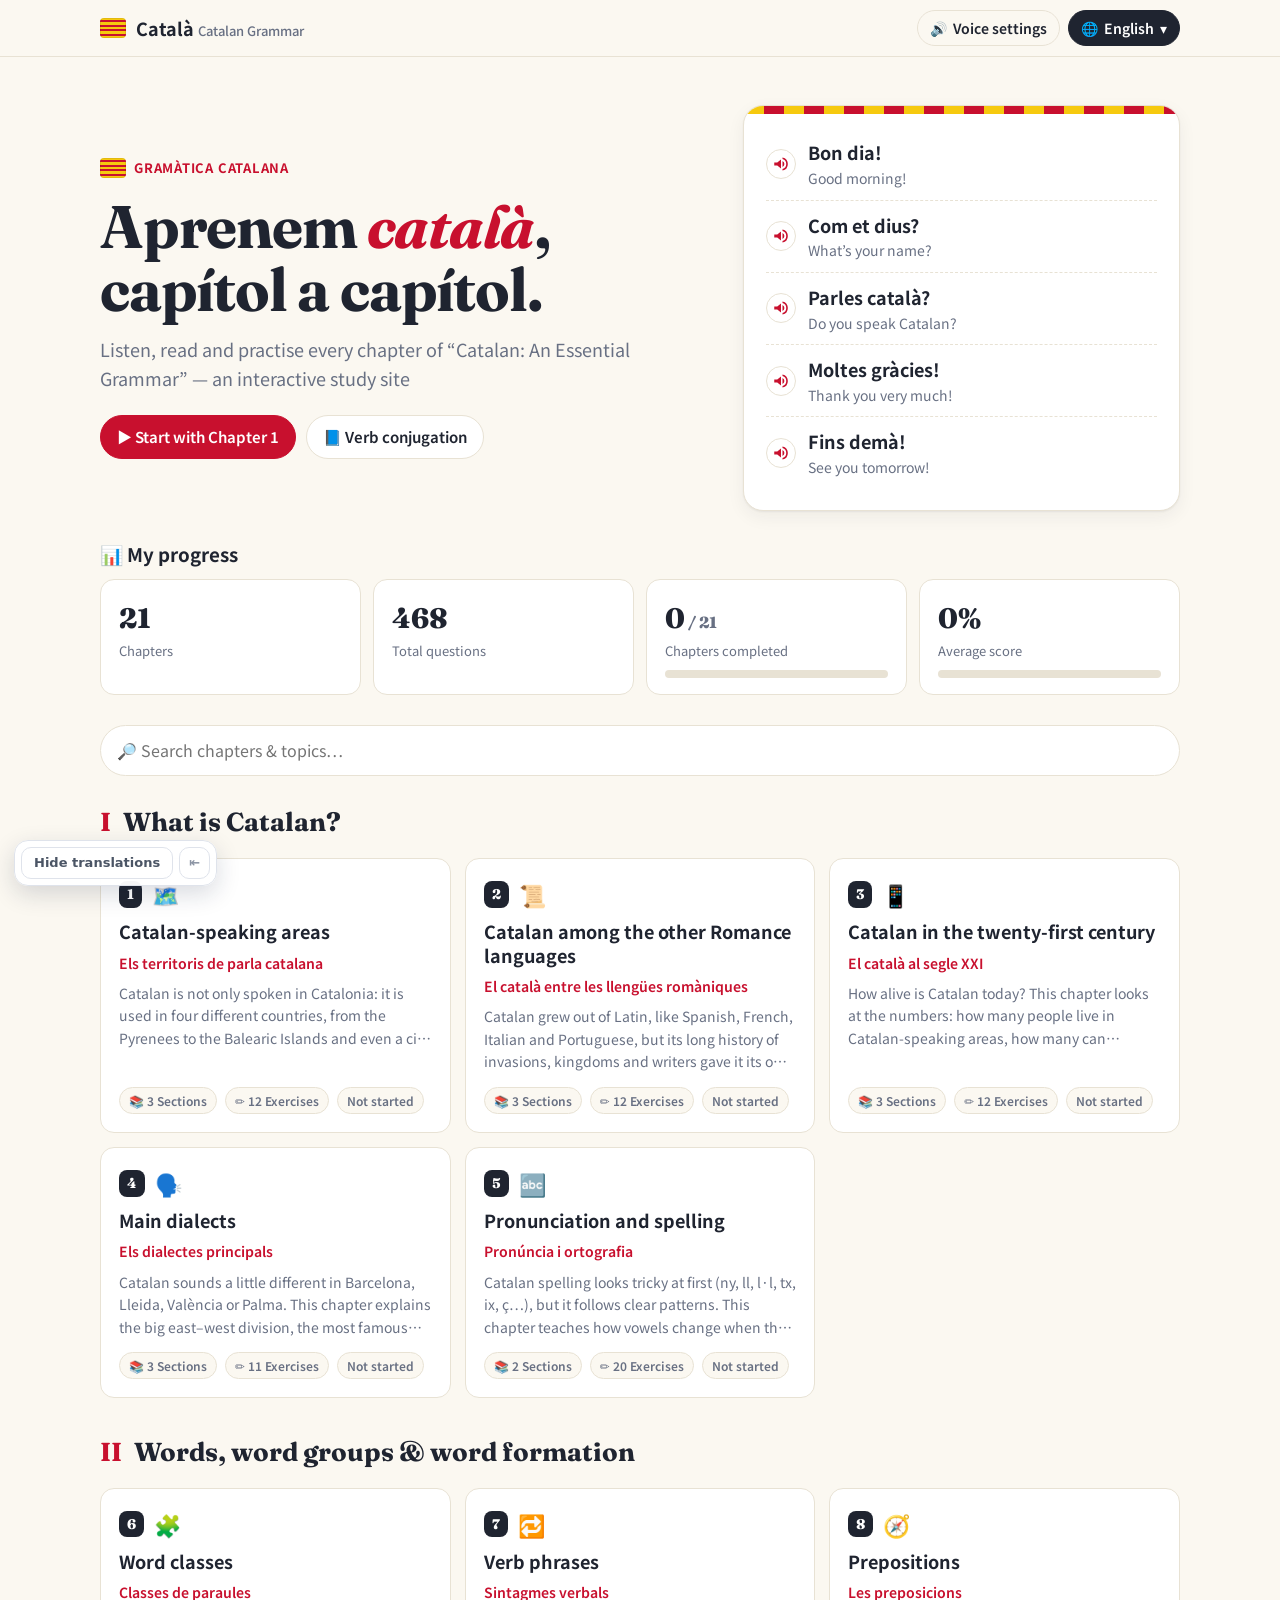
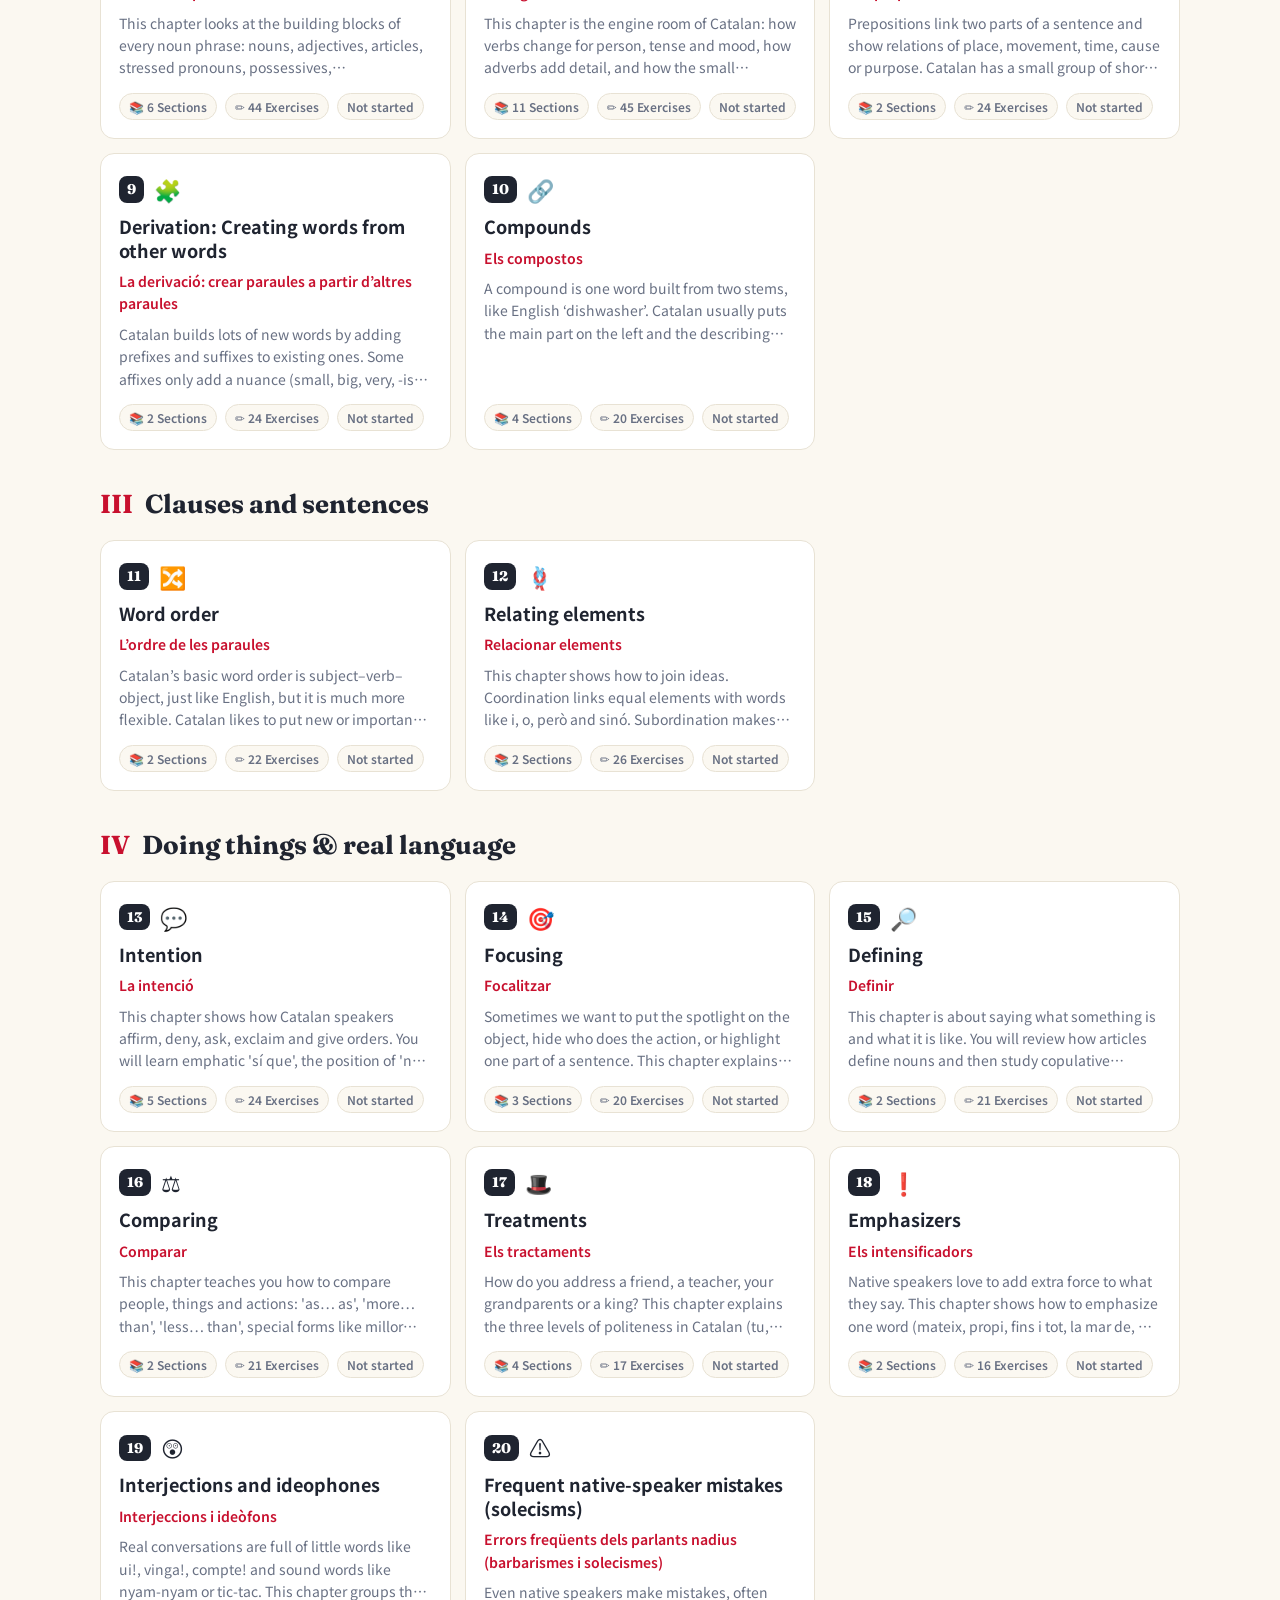
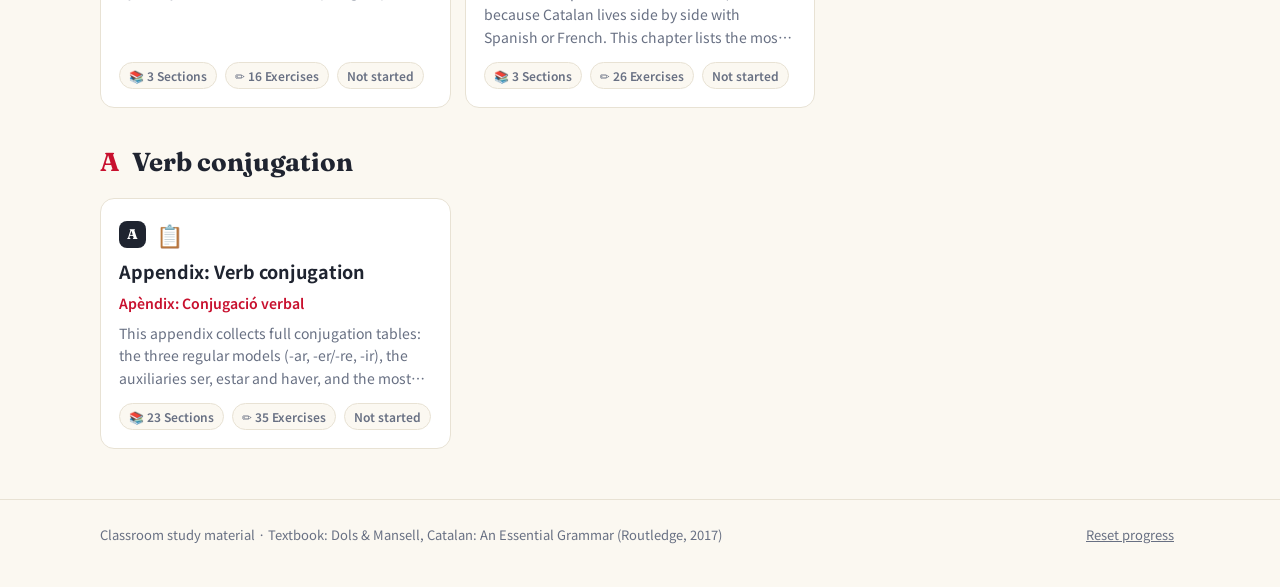
<file: index.html>
<!DOCTYPE html>
<html lang="ko">
<head>
<script src="https://yalli2.github.io/site_main_control/guard.js" data-site="catalan_grammar"></script><!-- smc-guard -->
<meta charset="utf-8">
<meta name="viewport" content="width=device-width, initial-scale=1">
<meta name="referrer" content="no-referrer">
<title>Català · Catalan Grammar — Interactive Study Site</title>
<meta name="description" content="Interactive Catalan grammar study site: all chapters of Catalan: An Essential Grammar with native-like Catalan audio and graded exercises.">
<link rel="icon" href="data:image/svg+xml,<svg xmlns='http://www.w3.org/2000/svg' viewBox='0 0 9 9'><rect width='9' height='9' fill='%23f6c90e'/><g fill='%23c8102e'><rect y='1' width='9' height='1'/><rect y='3' width='9' height='1'/><rect y='5' width='9' height='1'/><rect y='7' width='9' height='1'/></g></svg>">
<link rel="preconnect" href="https://fonts.googleapis.com">
<link href="https://fonts.googleapis.com/css2?family=Fraunces:ital,opsz,wght@0,9..144,600;0,9..144,800;1,9..144,600&family=Noto+Sans+KR:wght@400;500;700;800&display=swap" rel="stylesheet">
<link rel="stylesheet" href="assets/style.css">
</head>
<body>
<header id="topbar"></header>
<main class="wrap" id="main"><div class="loading">Carregant…</div></main>
<footer><div class="wrap"><span id="foot"></span><button class="linkbtn" id="resetBtn"></button></div></footer>
<script src="assets/app.js"></script>
<script src="assets/main.js"></script>
<script src="dain-hide.js" defer></script>
</body>
</html>
</file>
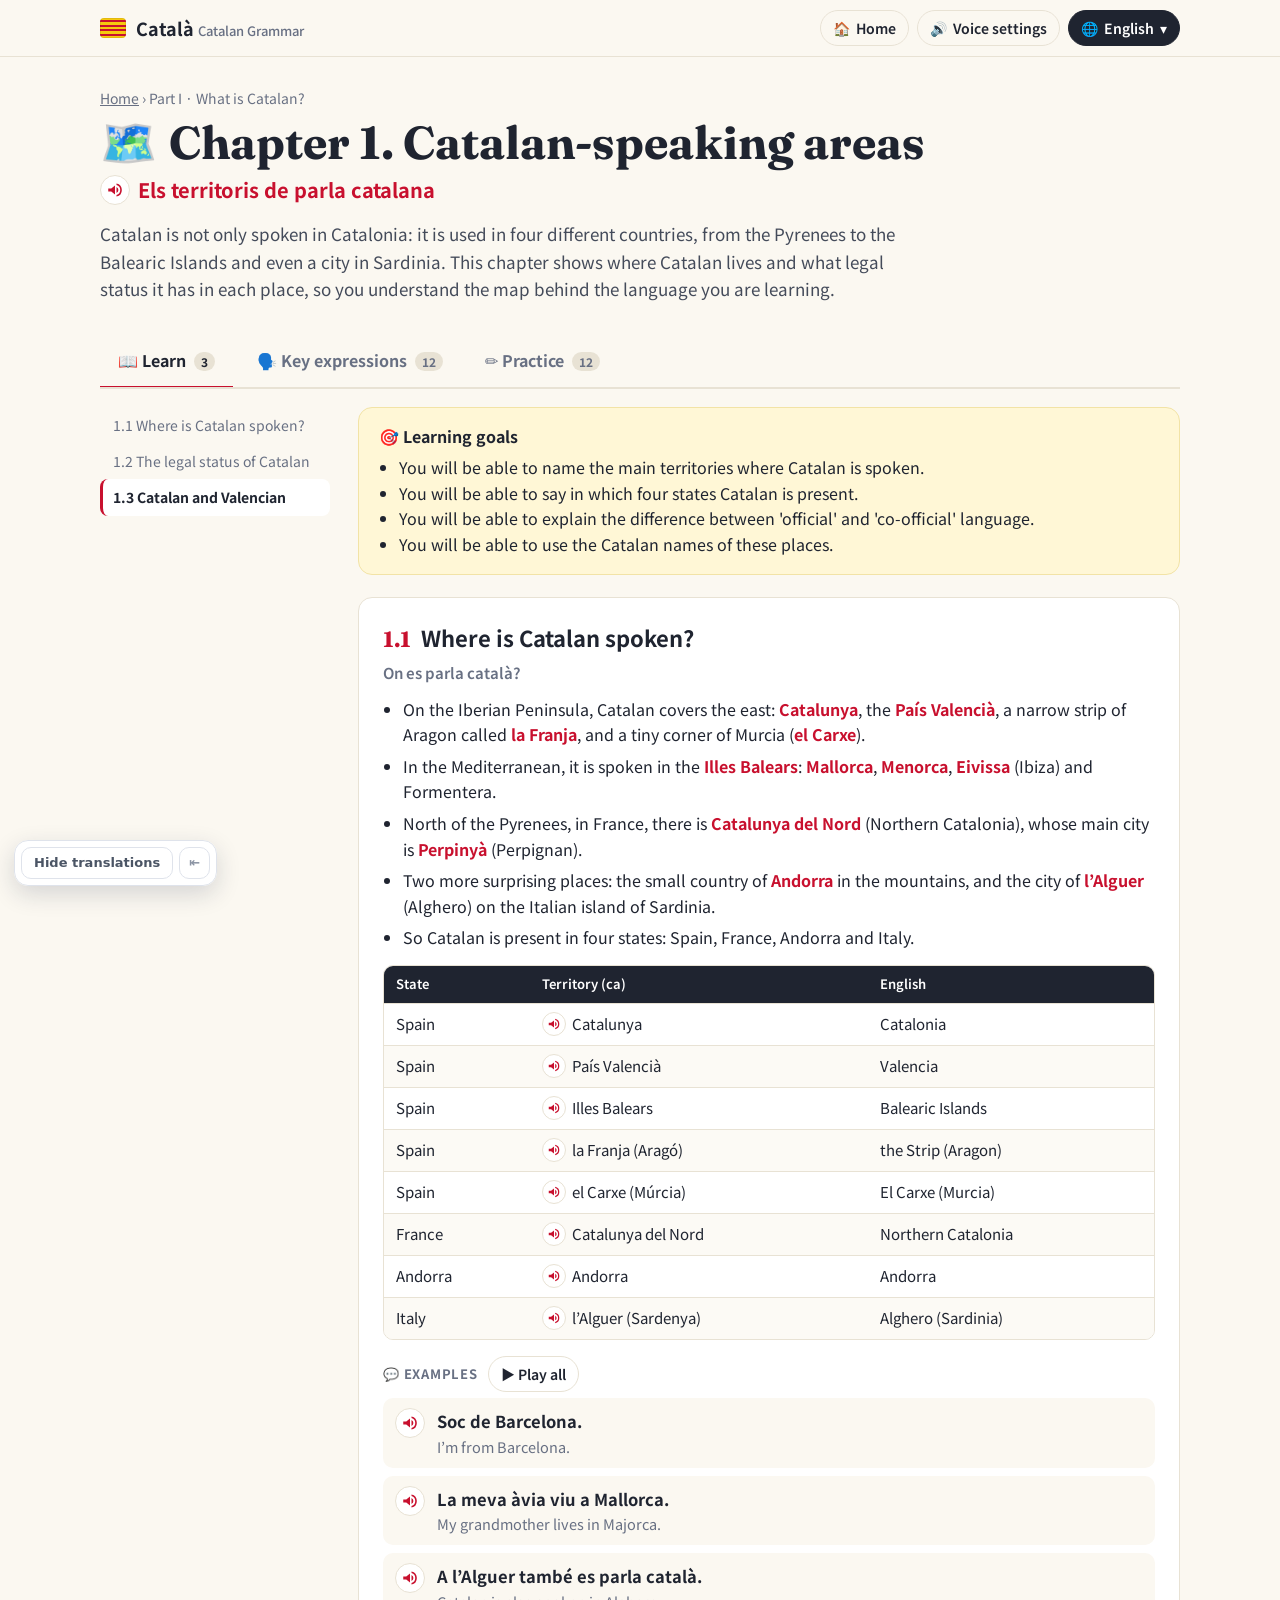
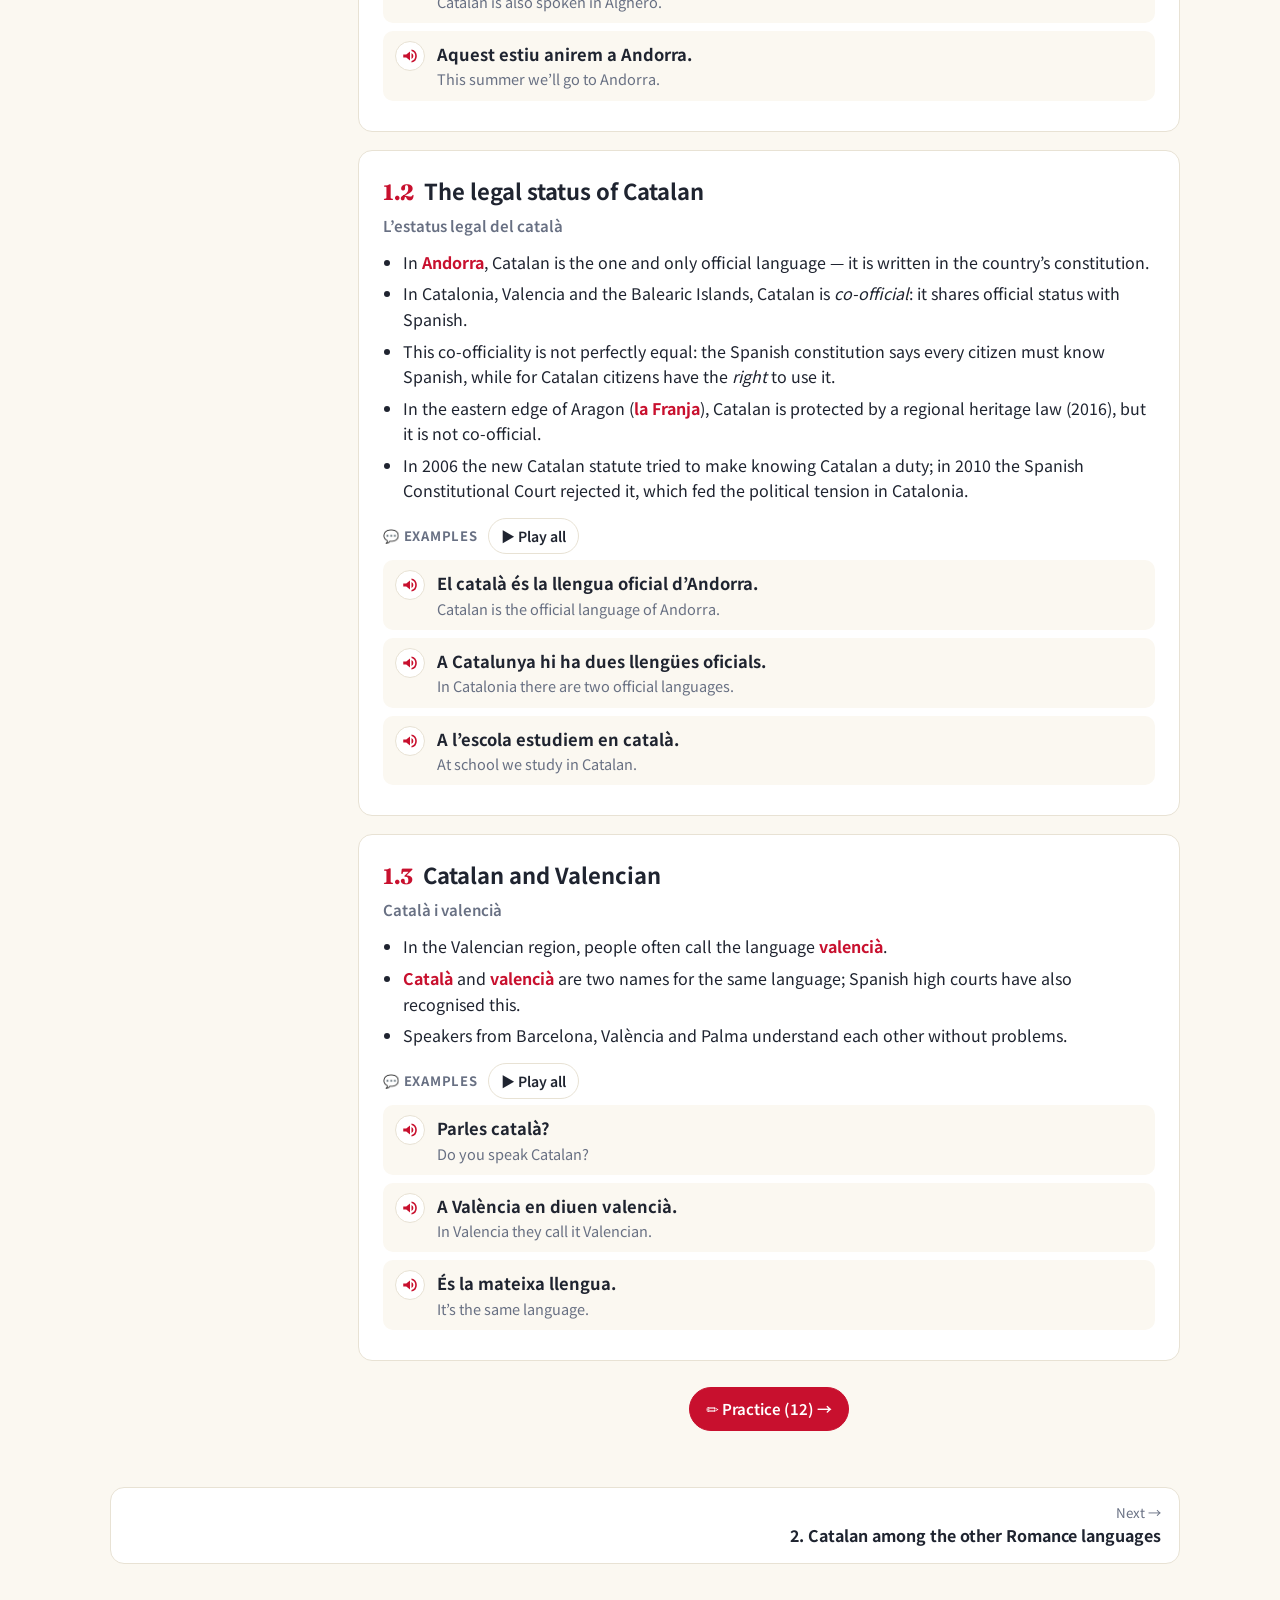
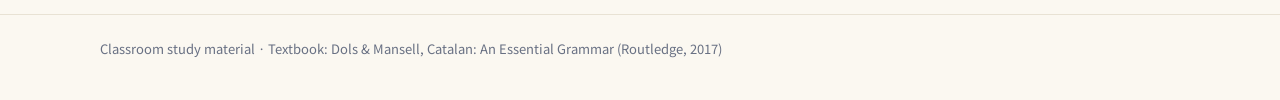
<file: chapter.html>
<!DOCTYPE html>
<html lang="ko">
<head>
<script src="https://yalli2.github.io/site_main_control/guard.js" data-site="catalan_grammar"></script><!-- smc-guard -->
<meta charset="utf-8">
<meta name="viewport" content="width=device-width, initial-scale=1">
<meta name="referrer" content="no-referrer">
<title>Català · Capítol</title>
<link rel="icon" href="data:image/svg+xml,<svg xmlns='http://www.w3.org/2000/svg' viewBox='0 0 9 9'><rect width='9' height='9' fill='%23f6c90e'/><g fill='%23c8102e'><rect y='1' width='9' height='1'/><rect y='3' width='9' height='1'/><rect y='5' width='9' height='1'/><rect y='7' width='9' height='1'/></g></svg>">
<link rel="preconnect" href="https://fonts.googleapis.com">
<link href="https://fonts.googleapis.com/css2?family=Fraunces:ital,opsz,wght@0,9..144,600;0,9..144,800;1,9..144,600&family=Noto+Sans+KR:wght@400;500;700;800&display=swap" rel="stylesheet">
<link rel="stylesheet" href="assets/style.css">
</head>
<body>
<header id="topbar"></header>
<main class="wrap" id="main"><div class="loading">Carregant…</div></main>
<footer><div class="wrap"><span id="foot"></span></div></footer>
<script src="assets/app.js"></script>
<script src="assets/chapter.js"></script>
<script src="dain-hide.js" defer></script>
</body>
</html>
</file>
<file: assets/style.css>
:root {
  --bg: #fbf8f1;
  --paper: #ffffff;
  --ink: #1f2430;
  --muted: #687083;
  --line: #e8e2d4;
  --red: #c8102e;
  --red-soft: #fdecee;
  --gold: #f6c90e;
  --gold-soft: #fff7d6;
  --blue: #1d4e89;
  --blue-soft: #e9f0fa;
  --ok: #188a4b;
  --ok-soft: #e5f6ec;
  --bad: #c62828;
  --bad-soft: #fdeaea;
  --radius: 14px;
  --shadow: 0 1px 2px rgba(31, 36, 48, .06), 0 6px 18px rgba(31, 36, 48, .06);
  --font: "Pretendard", "Noto Sans KR", "Noto Sans", system-ui, -apple-system, "Segoe UI", Roboto, sans-serif;
  --serif: "Fraunces", Georgia, "Times New Roman", serif;
}
* { box-sizing: border-box; }
html { scroll-behavior: smooth; }
body { margin: 0; font-family: var(--font); background: var(--bg); color: var(--ink); line-height: 1.6; -webkit-font-smoothing: antialiased; }
a { color: var(--blue); }
button { font: inherit; }
b { font-weight: 700; }
.wrap { max-width: 1120px; margin: 0 auto; padding: 0 20px; }

/* top bar */
#topbar { position: sticky; top: 0; z-index: 50; background: rgba(251, 248, 241, .92); backdrop-filter: blur(8px); border-bottom: 1px solid var(--line); }
.bar-inner { max-width: 1120px; margin: 0 auto; padding: 10px 20px; display: flex; align-items: center; justify-content: space-between; gap: 12px; }
.brand { display: flex; align-items: center; gap: 10px; text-decoration: none; color: var(--ink); font-size: 18px; }
.brand small { color: var(--muted); font-size: 13px; font-weight: 500; }
.senyera { width: 26px; height: 20px; border-radius: 4px; background: repeating-linear-gradient(180deg, var(--gold) 0 2.22px, var(--red) 2.22px 4.44px); box-shadow: inset 0 0 0 1px rgba(0,0,0,.08); flex: none; }
.bar-actions { display: flex; gap: 8px; align-items: center; }
.btn { display: inline-flex; align-items: center; gap: 6px; border: 1px solid var(--line); background: var(--paper); color: var(--ink); padding: 9px 16px; border-radius: 999px; cursor: pointer; text-decoration: none; font-weight: 600; font-size: 15px; transition: .15s; white-space: nowrap; }
.btn:hover { border-color: #cfc6b2; transform: translateY(-1px); }
.btn.sm { padding: 6px 12px; font-size: 14px; }
.btn.primary { background: var(--red); border-color: var(--red); color: #fff; }
.btn.primary:hover { background: #a90d26; }
.btn.dark { background: var(--ink); border-color: var(--ink); color: #fff; }
.btn.ghost { background: transparent; }
.btn.lang-btn { background: var(--ink); color: #fff; border-color: var(--ink); }
.dd { position: relative; }
.dd-menu { position: absolute; right: 0; top: calc(100% + 6px); background: var(--paper); border: 1px solid var(--line); border-radius: 12px; box-shadow: var(--shadow); padding: 6px; min-width: 170px; z-index: 60; }
.dd-item { display: block; width: 100%; text-align: left; border: 0; background: none; padding: 8px 12px; border-radius: 8px; cursor: pointer; }
.dd-item:hover { background: var(--bg); }
.dd-item.on { background: var(--gold-soft); font-weight: 700; }
.voice-menu { width: 300px; padding: 14px; }
.vm-title { font-weight: 700; margin-bottom: 6px; }
.vm-note { font-size: 13px; color: var(--muted); margin: 0 0 10px; }
.voice-menu select { width: 100%; padding: 8px; border-radius: 8px; border: 1px solid var(--line); margin-bottom: 10px; font: inherit; }
.vm-rate { display: flex; align-items: center; gap: 8px; font-size: 14px; margin-bottom: 10px; }
.vm-rate input { flex: 1; }

/* speak button */
.spk { display: inline-grid; place-items: center; width: 30px; height: 30px; border-radius: 50%; border: 1px solid var(--line); background: var(--paper); color: var(--red); cursor: pointer; vertical-align: middle; flex: none; transition: .15s; padding: 0; }
.spk:hover { background: var(--red-soft); border-color: var(--red); }
.spk.playing { background: var(--red); color: #fff; border-color: var(--red); animation: pulse 1s infinite; }
.spk.lg { width: 40px; height: 40px; }
@keyframes pulse { 50% { box-shadow: 0 0 0 6px rgba(200, 16, 46, .15); } }

/* hero */
.hero { padding: 48px 0 28px; display: grid; grid-template-columns: 1.4fr 1fr; gap: 32px; align-items: center; }
.eyebrow { display: inline-flex; gap: 8px; align-items: center; font-size: 13px; font-weight: 700; letter-spacing: .06em; text-transform: uppercase; color: var(--red); }
.hero h1 { font-family: var(--serif); font-size: clamp(36px, 5.4vw, 60px); line-height: 1.05; margin: 10px 0 14px; letter-spacing: -.02em; }
.hero h1 em { font-style: italic; color: var(--red); }
.hero p.lead { font-size: 18px; color: var(--muted); margin: 0 0 22px; max-width: 560px; }
.hero-cta { display: flex; gap: 10px; flex-wrap: wrap; }
.hero-card { background: var(--paper); border: 1px solid var(--line); border-radius: 20px; padding: 22px; box-shadow: var(--shadow); position: relative; overflow: hidden; }
.hero-card::before { content: ""; position: absolute; inset: 0 0 auto 0; height: 8px; background: repeating-linear-gradient(90deg, var(--gold) 0 20px, var(--red) 20px 40px); }
.phrase { display: flex; align-items: center; gap: 12px; padding: 10px 0; border-bottom: 1px dashed var(--line); }
.phrase:last-child { border-bottom: 0; }
.phrase .ca { font-weight: 700; font-size: 18px; }
.phrase .tr { color: var(--muted); font-size: 14px; }

/* stats */
.stats { display: grid; grid-template-columns: repeat(4, 1fr); gap: 12px; margin: 10px 0 30px; }
.stat { background: var(--paper); border: 1px solid var(--line); border-radius: var(--radius); padding: 16px 18px; }
.stat .n { font-size: 28px; font-weight: 800; font-family: var(--serif); }
.stat .l { font-size: 13px; color: var(--muted); }
.bar { height: 8px; background: var(--line); border-radius: 99px; overflow: hidden; margin-top: 8px; }
.bar > i { display: block; height: 100%; background: linear-gradient(90deg, var(--gold), var(--red)); border-radius: 99px; }

.toolbar { display: flex; gap: 10px; align-items: center; margin-bottom: 18px; flex-wrap: wrap; }
.search { flex: 1; min-width: 220px; padding: 12px 16px; border-radius: 999px; border: 1px solid var(--line); background: var(--paper); font: inherit; }
.search:focus { outline: 2px solid var(--gold); }

/* parts & cards */
.part { margin: 26px 0 34px; }
.part-h { display: flex; align-items: baseline; gap: 12px; margin-bottom: 14px; }
.part-h h2 { font-family: var(--serif); font-size: 26px; margin: 0; }
.part-h .roman { font-family: var(--serif); color: var(--red); font-size: 26px; font-weight: 700; }
.grid { display: grid; grid-template-columns: repeat(auto-fill, minmax(300px, 1fr)); gap: 14px; }
.card { background: var(--paper); border: 1px solid var(--line); border-radius: var(--radius); padding: 18px; text-decoration: none; color: inherit; display: flex; flex-direction: column; gap: 8px; transition: .18s; position: relative; }
.card:hover { transform: translateY(-3px); box-shadow: var(--shadow); border-color: #d9cfb8; }
.card .top { display: flex; align-items: center; gap: 10px; }
.card .num { font-family: var(--serif); font-weight: 800; font-size: 14px; color: #fff; background: var(--ink); border-radius: 8px; padding: 2px 8px; }
.card .ico { font-size: 22px; }
.card h3 { margin: 0; font-size: 18px; line-height: 1.3; }
.card .ca-t { color: var(--red); font-weight: 600; font-size: 14px; }
.card p { margin: 0; font-size: 14px; color: var(--muted); display: -webkit-box; -webkit-line-clamp: 3; -webkit-box-orient: vertical; overflow: hidden; }
.card .meta { display: flex; gap: 8px; flex-wrap: wrap; margin-top: auto; padding-top: 6px; }
.chip { font-size: 12px; padding: 3px 9px; border-radius: 99px; background: var(--bg); border: 1px solid var(--line); color: var(--muted); font-weight: 600; }
.chip.score { background: var(--ok-soft); color: var(--ok); border-color: #bfe6cf; }
.chip.score.mid { background: var(--gold-soft); color: #8a6a00; border-color: #f2df98; }
.chip.score.low { background: var(--bad-soft); color: var(--bad); border-color: #f3c3c3; }

/* chapter page */
.ch-hero { padding: 30px 0 10px; }
.crumbs { font-size: 14px; color: var(--muted); margin-bottom: 8px; }
.crumbs a { color: var(--muted); }
.ch-hero h1 { font-family: var(--serif); font-size: clamp(30px, 4.6vw, 46px); margin: 0; line-height: 1.1; display: flex; align-items: center; gap: 12px; flex-wrap: wrap; }
.ch-hero .ca-title { color: var(--red); font-size: 20px; font-weight: 700; margin-top: 6px; display: flex; align-items: center; gap: 8px; }
.ch-hero .summary { font-size: 17px; color: #444b5a; max-width: 820px; margin: 14px 0 0; }
.tabs { display: flex; gap: 6px; margin: 24px 0 18px; border-bottom: 2px solid var(--line); position: sticky; top: 57px; background: var(--bg); z-index: 20; overflow-x: auto; }
.tab { border: 0; background: none; padding: 12px 18px; font-weight: 700; color: var(--muted); cursor: pointer; border-bottom: 3px solid transparent; margin-bottom: -2px; font-size: 16px; white-space: nowrap; }
.tab.on { color: var(--ink); border-color: var(--red); }
.tab .cnt { font-size: 12px; background: var(--line); border-radius: 99px; padding: 1px 7px; margin-left: 4px; }
.layout { display: grid; grid-template-columns: 230px 1fr; gap: 28px; align-items: start; }
.toc { position: sticky; top: 120px; font-size: 14px; }
.toc a { display: block; padding: 7px 10px; border-radius: 8px; color: var(--muted); text-decoration: none; border-left: 3px solid transparent; }
.toc a:hover { background: var(--paper); color: var(--ink); }
.toc a.on { border-left-color: var(--red); color: var(--ink); background: var(--paper); font-weight: 700; }
.goals { background: var(--gold-soft); border: 1px solid #f2e3a6; border-radius: var(--radius); padding: 16px 20px; margin-bottom: 22px; }
.goals h3 { margin: 0 0 6px; font-size: 16px; }
.goals ul { margin: 0; padding-left: 20px; }
.sec { background: var(--paper); border: 1px solid var(--line); border-radius: var(--radius); padding: 22px 24px; margin-bottom: 18px; scroll-margin-top: 130px; }
.sec h2 { margin: 0 0 4px; font-size: 22px; display: flex; gap: 10px; align-items: baseline; flex-wrap: wrap; }
.sec h2 .sid { color: var(--red); font-family: var(--serif); }
.sec .sca { color: var(--muted); font-weight: 600; font-size: 15px; margin-bottom: 12px; }
.sec ul.points { padding-left: 20px; margin: 10px 0 14px; }
.sec ul.points li { margin: 6px 0; }
.sec ul.points b { color: var(--red); }
.tbl-wrap { overflow-x: auto; margin: 12px 0 16px; border: 1px solid var(--line); border-radius: 10px; }
table.para { border-collapse: collapse; width: 100%; font-size: 15px; }
table.para th { background: var(--ink); color: #fff; text-align: left; padding: 8px 12px; font-weight: 600; font-size: 13px; }
table.para td { padding: 8px 12px; border-top: 1px solid var(--line); vertical-align: middle; }
table.para tr:nth-child(even) td { background: #fcfaf5; }
table.para td .cell { display: inline-flex; align-items: center; gap: 6px; }
table.para td .spk { width: 24px; height: 24px; }
table.para td .spk svg { width: 14px; height: 14px; }
.ex-h { font-size: 13px; text-transform: uppercase; letter-spacing: .06em; color: var(--muted); font-weight: 700; margin: 14px 0 6px; display: flex; align-items: center; gap: 10px; }
.example { display: flex; gap: 12px; align-items: flex-start; padding: 10px 12px; border-radius: 10px; background: var(--bg); margin-bottom: 8px; }
.example .ca { font-weight: 700; font-size: 16.5px; }
.example .tr { color: var(--muted); font-size: 14.5px; }

.vocab-grid { display: grid; grid-template-columns: repeat(auto-fill, minmax(230px, 1fr)); gap: 12px; }
.vcard { background: var(--paper); border: 1px solid var(--line); border-radius: var(--radius); padding: 14px 16px; display: flex; gap: 12px; align-items: center; cursor: pointer; transition: .15s; }
.vcard:hover { border-color: var(--red); }
.vcard .ca { font-weight: 800; font-size: 17px; }
.vcard .tr { color: var(--muted); font-size: 14px; }

/* practice */
.pbar { display: flex; align-items: center; gap: 12px; flex-wrap: wrap; background: var(--paper); border: 1px solid var(--line); border-radius: var(--radius); padding: 12px 16px; margin-bottom: 16px; position: sticky; top: 112px; z-index: 15; box-shadow: var(--shadow); }
.pbar .prog { flex: 1; min-width: 160px; }
.pbar .prog small { color: var(--muted); }
.pbar select { padding: 7px 10px; border-radius: 8px; border: 1px solid var(--line); font: inherit; background: var(--paper); }
.q { background: var(--paper); border: 1px solid var(--line); border-radius: var(--radius); padding: 18px 20px; margin-bottom: 14px; transition: border-color .2s; }
.q.ok { border-color: var(--ok); background: linear-gradient(0deg, var(--ok-soft), var(--paper) 60%); }
.q.no { border-color: var(--bad); background: linear-gradient(0deg, var(--bad-soft), var(--paper) 60%); }
.q-head { display: flex; gap: 10px; align-items: flex-start; }
.q-num { flex: none; width: 30px; height: 30px; border-radius: 9px; background: var(--ink); color: #fff; display: grid; place-items: center; font-weight: 800; font-size: 14px; }
.q.ok .q-num { background: var(--ok); }
.q.no .q-num { background: var(--bad); }
.q-text { font-weight: 600; flex: 1; }
.q-type { font-size: 11px; color: var(--muted); border: 1px solid var(--line); border-radius: 99px; padding: 1px 8px; white-space: nowrap; }
.q-ca { display: flex; align-items: center; gap: 10px; margin: 10px 0 4px 40px; font-size: 18px; font-weight: 700; color: var(--blue); background: var(--blue-soft); padding: 10px 14px; border-radius: 10px; }
.q-body { margin: 12px 0 0 40px; }
.opts { display: grid; grid-template-columns: repeat(auto-fill, minmax(200px, 1fr)); gap: 8px; }
.opt { text-align: left; border: 1.5px solid var(--line); background: var(--paper); border-radius: 10px; padding: 10px 14px; cursor: pointer; font-weight: 600; transition: .12s; display: flex; gap: 10px; align-items: center; }
.opt .k { width: 24px; height: 24px; border-radius: 6px; background: var(--bg); display: grid; place-items: center; font-size: 12px; color: var(--muted); flex: none; }
.opt:hover { border-color: var(--ink); }
.opt.sel { border-color: var(--blue); background: var(--blue-soft); }
.opt.sel .k { background: var(--blue); color: #fff; }
.opt.right { border-color: var(--ok); background: var(--ok-soft); }
.opt.right .k { background: var(--ok); color: #fff; }
.opt.wrongsel { border-color: var(--bad); background: var(--bad-soft); }
.opt:disabled { cursor: default; color: var(--ink); }
.fill-in { display: flex; gap: 8px; flex-wrap: wrap; align-items: center; }
.fill-in input { flex: 1; min-width: 200px; max-width: 420px; padding: 11px 14px; border: 1.5px solid var(--line); border-radius: 10px; font: inherit; font-size: 17px; }
.fill-in input:focus { outline: none; border-color: var(--blue); }
[hidden] { display: none !important; }
.keys { display: flex; flex-wrap: wrap; gap: 4px; margin-top: 8px; }
.keys button { border: 1px solid var(--line); background: var(--bg); border-radius: 6px; min-width: 32px; height: 30px; cursor: pointer; font-weight: 600; }
.keys button:hover { background: var(--gold-soft); }
.order-out { min-height: 50px; border: 1.5px dashed #cfc6b2; border-radius: 10px; padding: 8px; display: flex; flex-wrap: wrap; gap: 6px; margin-bottom: 8px; background: #fffdf8; }
.order-in { display: flex; flex-wrap: wrap; gap: 6px; }
.tok { border: 1.5px solid var(--line); background: var(--paper); border-radius: 8px; padding: 6px 12px; cursor: pointer; font-weight: 700; font-size: 16px; }
.tok:hover { border-color: var(--ink); }
.order-out .tok { background: var(--blue-soft); border-color: #b9cdea; }
.tok.used { visibility: hidden; }
.match-row { display: grid; grid-template-columns: minmax(140px, 1fr) 1.4fr; gap: 10px; align-items: center; padding: 6px 0; border-bottom: 1px dashed var(--line); }
.match-row:last-child { border-bottom: 0; }
.match-row .l { font-weight: 700; display: flex; gap: 8px; align-items: center; }
.match-row select { width: 100%; padding: 9px 10px; border-radius: 8px; border: 1.5px solid var(--line); font: inherit; background: var(--paper); }
.match-row select.right { border-color: var(--ok); background: var(--ok-soft); }
.match-row select.wrongsel { border-color: var(--bad); background: var(--bad-soft); }
.q-foot { display: flex; gap: 8px; align-items: center; margin: 12px 0 0 40px; flex-wrap: wrap; }
.fb { margin: 12px 0 0 40px; padding: 12px 14px; border-radius: 10px; font-size: 15px; }
.fb.ok { background: var(--ok-soft); color: #0f5e33; }
.fb.no { background: var(--bad-soft); color: #8e1c1c; }
.fb .ans { font-weight: 800; }
.result { background: var(--ink); color: #fff; border-radius: 20px; padding: 26px; margin: 20px 0; display: grid; grid-template-columns: auto 1fr; gap: 24px; align-items: center; }
.ring { width: 120px; height: 120px; border-radius: 50%; display: grid; place-items: center; font-family: var(--serif); font-size: 32px; font-weight: 800; }
.ring span { background: var(--ink); width: 96px; height: 96px; border-radius: 50%; display: grid; place-items: center; }
.result h3 { margin: 0 0 6px; font-size: 24px; }
.result p { margin: 0 0 12px; color: #c9cfdb; }
.result .btn { background: #fff; color: var(--ink); }
.pager { display: flex; justify-content: space-between; gap: 10px; margin: 30px 0 10px; flex-wrap: wrap; }
.pager a { flex: 1; min-width: 220px; background: var(--paper); border: 1px solid var(--line); border-radius: var(--radius); padding: 14px 18px; text-decoration: none; color: var(--ink); }
.pager a:hover { border-color: var(--red); }
.pager small { color: var(--muted); display: block; }
.pager .nx { text-align: right; }

footer { margin-top: 50px; border-top: 1px solid var(--line); padding: 24px 0 40px; color: var(--muted); font-size: 13px; }
footer .wrap { display: flex; justify-content: space-between; gap: 12px; flex-wrap: wrap; align-items: center; }
.linkbtn { border: 0; background: none; color: var(--muted); text-decoration: underline; cursor: pointer; font-size: 13px; }
.empty { text-align: center; color: var(--muted); padding: 40px; }
.loading { text-align: center; padding: 80px 0; color: var(--muted); }

@media (max-width: 900px) {
  .hero { grid-template-columns: 1fr; padding-top: 30px; }
  .stats { grid-template-columns: repeat(2, 1fr); }
  .layout { grid-template-columns: 1fr; }
  .toc { display: none; }
}
@media (max-width: 600px) {
  .hide-sm { display: none !important; }
  .brand small { display: none; }
  .q-ca, .q-body, .q-foot, .fb { margin-left: 0; }
  .sec { padding: 18px 16px; }
  .result { grid-template-columns: 1fr; text-align: center; justify-items: center; }
  .match-row { grid-template-columns: 1fr; }
  .pbar { position: static; }
}
@media print {
  #topbar, .tabs, .pbar, .pager, .spk { display: none !important; }
}
.layout > div, #pane, .pbar .prog { min-width: 0; }
.pbar select { max-width: 100%; }
</file>
